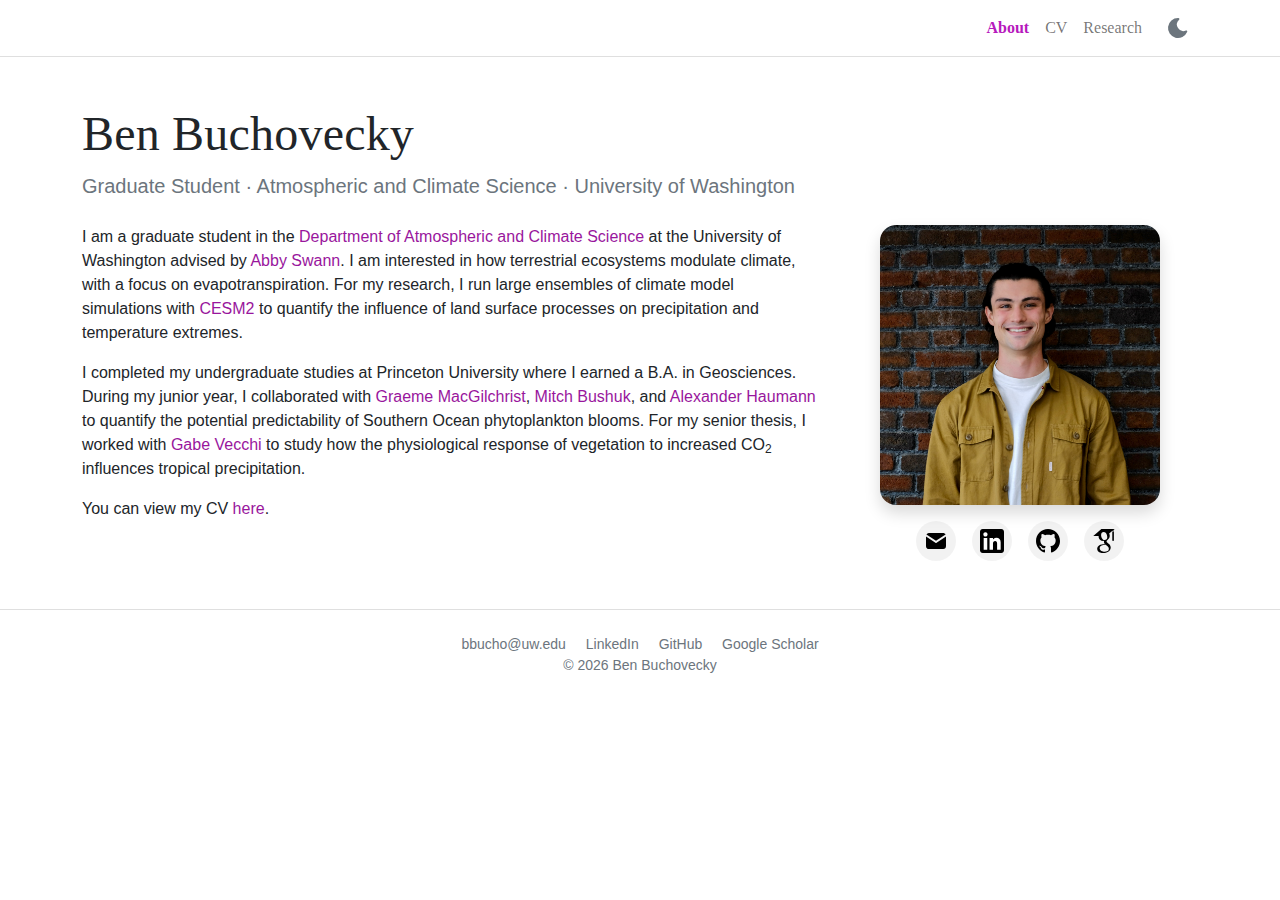
<file: index.html>
<!doctype html>
<html lang="en">

<head>
  <meta charset="utf-8">
  <meta name="viewport" content="width=device-width, initial-scale=1, shrink-to-fit=no">
  <meta http-equiv="X-UA-Compatible" content="IE=edge">
  <title>Ben Buchovecky | Graduate Student in Atmospheric and Climate Science</title>
  <link href="https://cdn.jsdelivr.net/npm/bootstrap@5.3.3/dist/css/bootstrap.min.css" rel="stylesheet">
  <link rel="preconnect" href="https://fonts.googleapis.com">
  <link rel="preconnect" href="https://fonts.gstatic.com" crossorigin>
  <link href="https://fonts.googleapis.com/css2?family=Merriweather:ital,wght@0,300;0,400;0,700;0,900;1,300;1,400;1,700;1,900&family=Lora:ital,wght@0,400;0,500;0,600;0,700;1,400&family=Playfair+Display:ital,wght@0,400;0,500;0,600;0,700;1,400&display=swap" rel="stylesheet">
  <link href="/assets/style.css" rel="stylesheet">
  
  <!-- SEO Meta Tags -->
  <meta name="author" content="Ben Buchovecky">
  <meta name="description" content="Ben Buchovecky is a graduate student in Atmospheric and Climate Science at the University of Washington, researching land-atmosphere interactions and evapotranspiration using climate models.">
  <meta name="keywords" content="Ben Buchovecky, atmospheric science, climate science, University of Washington, UW, Princeton University, Princeton, graduate student, evapotranspiration, land-atmosphere, terrestrial ecosystems, ecosystems, climate modeling">
  <meta name="robots" content="index, follow">
  <link rel="canonical" href="https://bbuchovecky.github.io/">
  
  <!-- Open Graph Meta Tags -->
  <meta property="og:title" content="Ben Buchovecky | Graduate Student in Atmospheric and Climate Science">
  <meta property="og:description" content="Ben Buchovecky is a graduate student in Atmospheric and Climate Science at the University of Washington, researching land-atmosphere interactions and evapotranspiration using climate models.">
  <meta property="og:type" content="website">
  <meta property="og:url" content="https://bbuchovecky.github.io/">
  <meta property="og:image" content="https://bbuchovecky.github.io/assets/headshot.jpeg">
  <meta property="og:site_name" content="Ben Buchovecky">
  
  <!-- Twitter Card Meta Tags -->
  <meta name="twitter:card" content="summary">
  <meta name="twitter:title" content="Ben Buchovecky | Graduate Student in Atmospheric and Climate Science">
  <meta name="twitter:description" content="Ben Buchovecky is a graduate student in Atmospheric and Climate Science at the University of Washington, researching land-atmosphere interactions and evapotranspiration using climate models.">
  <meta name="twitter:image" content="https://bbuchovecky.github.io/assets/headshot.jpeg">
  <meta name="color-scheme" content="light dark">
  
  <!-- Structured Data (JSON-LD) -->
  <script type="application/ld+json">
  {
    "@context": "https://schema.org",
    "@type": "Person",
    "name": "Ben Buchovecky",
    "jobTitle": "Graduate Student",
    "affiliation": {
      "@type": "Organization",
      "name": "University of Washington",
      "department": "Atmospheric Sciences"
    },
    "description": "Graduate student at the University of Washington researching land-atmosphere interactions and climate science.",
    "url": "https://bbuchovecky.github.io",
    "image": "https://bbuchovecky.github.io/assets/headshot.jpeg",
    "sameAs": [
      "https://github.com/bbuchovecky",
      "https://scholar.google.com/citations?user=ekSmfgkAAAAJ&hl",
      "https://www.linkedin.com/in/bbuchovecky"
    ],
    "knowsAbout": [
      "Atmospheric Science",
      "Climate Science", 
      "Land-atmosphere interactions",
      "Evapotranspiration",
      "Climate Modeling",
      "High-performance computing"
    ]
  }
  </script>
</head>

<body>
  <nav class="navbar navbar-expand-md navbar-light bg-body sticky-top border-bottom">
    <div class="container">
      <button class="navbar-toggler" type="button" data-bs-toggle="collapse" data-bs-target="#nav" aria-controls="nav"
        aria-expanded="false" aria-label="Toggle navigation">
        <span class="navbar-toggler-icon"></span>
      </button>
      <div class="collapse navbar-collapse" id="nav">
        <ul class="navbar-nav ms-auto mb-2 mb-md-0">
          <li class="nav-item"><a class="nav-link active" href="/">About</a></li>
          <li class="nav-item"><a class="nav-link" href="/cv.html">CV</a></li>
          <li class="nav-item"><a class="nav-link" href="/research.html">Research</a></li>
          <li class="nav-item ms-2">
            <button id="theme-toggle" class="btn btn-outline-secondary btn-sm" type="button" aria-label="Toggle theme">
              <span id="theme-icon"></span>
            </button>
          </li>
        </ul>
      </div>
    </div>
  </nav>

  <main class="container my-5">
    <header class="mb-4">
      <h1 class="display-5">Ben Buchovecky</h1>
      <p class="lead text-secondary">Graduate Student · Atmospheric and Climate Science · University of Washington</p>
    </header>
    <section class="row g-4 align-items-start">
      <div class="col-lg-8">
        <h2 class="visually-hidden">About Ben Buchovecky</h2>
        <p>
          I am a graduate student in the <a href="https://atmos.uw.edu/" target="_blank" rel="noopener noreferrer">Department of Atmospheric and Climate Science</a> at the University of Washington advised by <a href="https://www.atmos.washington.edu/~aswann/LabWebsitePublic/" target="_blank" rel="noopener noreferrer">Abby Swann</a>. I am interested in how terrestrial ecosystems modulate climate, with a focus on evapotranspiration. For my research, I run large ensembles of climate model simulations with <a href="https://www.cesm.ucar.edu/models/cesm2" target="_blank" rel="noopener noreferrer">CESM2</a> to quantify the influence of land surface processes on precipitation and temperature extremes.
        </p>
        <p>
          I completed my undergraduate studies at Princeton University where I earned a B.A. in Geosciences. During my junior year, I collaborated with <a href="https://gmacgilchrist.github.io/" target="_blank" rel="noopener noreferrer">Graeme MacGilchrist</a>, <a href="https://www.gfdl.noaa.gov/mitch-bushuk/" target="_blank" rel="noopener noreferrer">Mitch Bushuk</a>, and <a href="https://www.ahaumann.net/" target="_blank" rel="noopener noreferrer">Alexander Haumann</a> to quantify the potential predictability of Southern Ocean phytoplankton blooms. For my senior thesis, I worked with <a href="https://vecchi.princeton.edu/" target="_blank" rel="noopener noreferrer">Gabe Vecchi</a> to study how the physiological response of vegetation to increased CO<sub>2</sub> influences tropical precipitation.
        </p>
        <p>
          You can view my CV <a href="/cv.html">here</a>.
        </p>
      </div>
      <div class="col-lg-4 d-flex flex-column align-items-center">
        <img class="img-fluid rounded-4 shadow" src="/assets/headshot.jpeg"
          alt="Ben Buchovecky headshot" style="max-width: 280px;">
        
        <!-- Social Media Icons -->
        <div class="social-icons mt-3 d-flex justify-content-center gap-3">
          <a href="&#109;&#97;&#105;&#108;&#116;&#111;&#58;&#98;&#98;&#117;&#99;&#104;&#111;&#64;&#117;&#119;&#46;&#101;&#100;&#117;" 
             class="social-icon-btn" 
             aria-label="Email Ben Buchovecky"
             title="Email">
            <img id="mail-icon" src="/assets/mail_dark.svg" alt="Email" width="24" height="24">
          </a>
          <a href="https://www.linkedin.com/in/bbuchovecky" 
             target="_blank" 
             rel="noopener" 
             class="social-icon-btn"
             aria-label="LinkedIn Profile"
             title="LinkedIn">
            <img id="linkedin-icon" src="/assets/linkedin_dark.svg" alt="LinkedIn" width="24" height="24">
          </a>
          <a href="https://github.com/bbuchovecky" 
             target="_blank" 
             rel="noopener" 
             class="social-icon-btn"
             aria-label="GitHub Profile"
             title="GitHub">
            <img id="github-icon" src="/assets/github_dark.svg" alt="GitHub" width="24" height="24">
          </a>
          <a href="https://scholar.google.com/citations?user=ekSmfgkAAAAJ&hl" 
             target="_blank" 
             rel="noopener" 
             class="social-icon-btn"
             aria-label="Google Scholar Profile"
             title="Google Scholar">
            <img id="googlescholar-icon" src="/assets/googlescholar_dark.svg" alt="Google Scholar" width="24" height="24">
          </a>
        </div>
      </div>
    </div>
  </main>
  <footer class="py-4 border-top mt-5">
    <div class="container small text-secondary text-center">
      <div>
        <a class="link-secondary me-3" href="&#109;&#97;&#105;&#108;&#116;&#111;&#58;&#98;&#98;&#117;&#99;&#104;&#111;&#64;&#117;&#119;&#46;&#101;&#100;&#117;">
  &#98;&#98;&#117;&#99;&#104;&#111;&#64;&#117;&#119;&#46;&#101;&#100;&#117</a>
        <a class="link-secondary me-3" href="https://www.linkedin.com/in/bbuchovecky" target="_blank" rel="noopener">LinkedIn</a>
        <a class="link-secondary me-3" href="https://github.com/bbuchovecky" target="_blank" rel="noopener">GitHub</a>
        <a class="link-secondary" href="https://scholar.google.com/citations?user=ekSmfgkAAAAJ&hl" target="_blank" rel="noopener">Google Scholar</a>
      </div>
      <div class="mb-2">© <span id="year"></span> Ben Buchovecky</div>
    </div>
  </footer>
  <script>
    document.getElementById('year').textContent = new Date().getFullYear();

    // Theme toggle functionality
    const themeToggle = document.getElementById('theme-toggle');
    const themeIcon = document.getElementById('theme-icon');
    const html = document.documentElement;

    // Function to load SVG icon
    async function loadSVG(iconName) {
      try {
        const response = await fetch(`/assets/${iconName}.svg`);
        const svgText = await response.text();
        themeIcon.innerHTML = svgText;
      } catch (error) {
        console.error('Failed to load SVG:', error);
        // Fallback to text
        themeIcon.textContent = iconName === 'sun' ? '☀️' : '🌙';
      }
    }

    // Function to update social media icons based on theme
    function updateSocialIcons(theme) {
      const socialIcons = [
        { id: 'mail-icon', name: 'mail' },
        { id: 'linkedin-icon', name: 'linkedin' },
        { id: 'github-icon', name: 'github' },
        { id: 'googlescholar-icon', name: 'googlescholar' }
      ];
      
      socialIcons.forEach(icon => {
        const element = document.getElementById(icon.id);
        if (element) {
          // Dark theme uses light icons (better contrast), light theme uses dark icons
          const iconVariant = theme === 'dark' ? 'light' : 'dark';
          element.src = `/assets/${icon.name}_${iconVariant}.svg`;
        }
      });
    }

    // Get saved theme or default to light
    const savedTheme = localStorage.getItem('theme') || 'light';
    
    // Apply theme on load
    html.setAttribute('data-theme', savedTheme);
    loadSVG(savedTheme === 'dark' ? 'sun' : 'moon');
    updateSocialIcons(savedTheme);

    // Toggle theme on button click
    themeToggle.addEventListener('click', () => {
      const currentTheme = html.getAttribute('data-theme');
      const newTheme = currentTheme === 'dark' ? 'light' : 'dark';
      
      html.setAttribute('data-theme', newTheme);
      localStorage.setItem('theme', newTheme);
      loadSVG(newTheme === 'dark' ? 'sun' : 'moon');
      updateSocialIcons(newTheme);
    });
  </script>
  <script src="https://cdn.jsdelivr.net/npm/bootstrap@5.3.3/dist/js/bootstrap.bundle.min.js"></script>

</body>

</html>
</file>
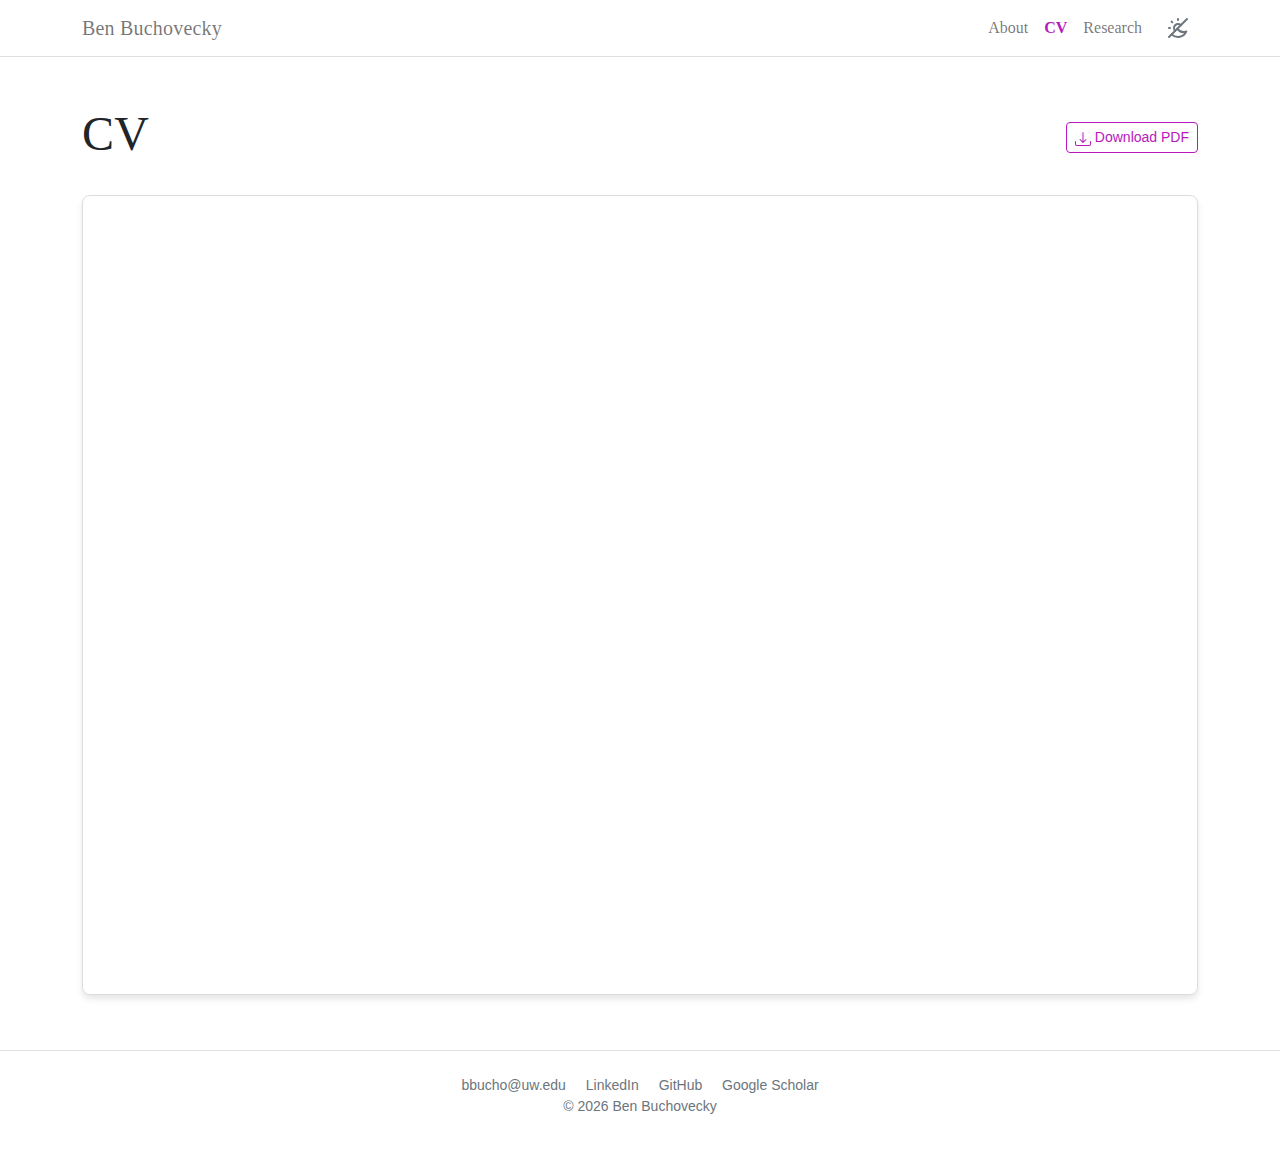
<file: cv.html>
<!doctype html>
<html lang="en">

<head>
  <meta charset="utf-8">
  <meta name="viewport" content="width=device-width, initial-scale=1">
  <title>Ben Buchovecky</title>
  <link href="https://cdn.jsdelivr.net/npm/bootstrap@5.3.3/dist/css/bootstrap.min.css" rel="stylesheet">
  <link rel="preconnect" href="https://fonts.googleapis.com">
  <link rel="preconnect" href="https://fonts.gstatic.com" crossorigin>
  <link
    href="https://fonts.googleapis.com/css2?family=Merriweather:ital,wght@0,300;0,400;0,700;0,900;1,300;1,400;1,700;1,900&family=Lora:ital,wght@0,400;0,500;0,600;0,700;1,400&family=Playfair+Display:ital,wght@0,400;0,500;0,600;0,700;1,400&display=swap"
    rel="stylesheet">
  <link href="/assets/style.css" rel="stylesheet">
  <meta name="description" content="Personal academic website for Ben Buchovecky: bio, CV, research.">
  <meta name="color-scheme" content="light dark">

</head>

<body>
  <nav class="navbar navbar-expand-md navbar-light bg-body sticky-top border-bottom">
    <div class="container">
      <a class="navbar-brand" href="/">Ben Buchovecky</a>
      <button class="navbar-toggler" type="button" data-bs-toggle="collapse" data-bs-target="#nav" aria-controls="nav"
        aria-expanded="false" aria-label="Toggle navigation">
        <span class="navbar-toggler-icon"></span>
      </button>
      <div class="collapse navbar-collapse" id="nav">
        <ul class="navbar-nav ms-auto mb-2 mb-md-0">
          <li class="nav-item"><a class="nav-link" href="/">About</a></li>
          <li class="nav-item"><a class="nav-link active" href="/cv.html">CV</a></li>
          <li class="nav-item"><a class="nav-link" href="/research.html">Research</a></li>
          <li class="nav-item ms-2">
            <button id="theme-toggle" class="btn btn-outline-secondary btn-sm" type="button" aria-label="Toggle theme">
              <span id="theme-icon">🌙</span>
            </button>
          </li>
        </ul>
      </div>
    </div>
  </nav>

  <main class="container my-5">
    <div class="d-flex justify-content-between align-items-center mb-4">
      <h1 class="display-5">CV</h1>
      <a href="/assets/Buchovecky_S2025_CV.pdf" class="btn btn-outline-primary btn-sm" target="_blank">
        <svg width="16" height="16" fill="currentColor" viewBox="0 0 16 16">
          <path
            d="M.5 9.9a.5.5 0 0 1 .5.5v2.5a1 1 0 0 0 1 1h12a1 1 0 0 0 1-1v-2.5a.5.5 0 0 1 1 0v2.5a2 2 0 0 1-2 2H2a2 2 0 0 1-2-2v-2.5a.5.5 0 0 1 .5-.5z" />
          <path
            d="M7.646 11.854a.5.5 0 0 0 .708 0l3-3a.5.5 0 0 0-.708-.708L8.5 10.293V1.5a.5.5 0 0 0-1 0v8.793L5.354 8.146a.5.5 0 1 0-.708.708l3 3z" />
        </svg>
        Download PDF
      </a>
    </div>

    <div class="pdf-container mb-4">
      <iframe src="/assets/Buchovecky_S2025_CV.pdf" width="100%" height="800px"
        style="border: 1px solid #ddd; border-radius: 8px;" title="Ben Buchovecky CV">
      </iframe>
    </div>

  </main>
  <footer class="py-4 border-top mt-5">
    <div class="container small text-secondary text-center">
      <div>
        <a class="link-secondary me-3"
          href="&#109;&#97;&#105;&#108;&#116;&#111;&#58;&#98;&#98;&#117;&#99;&#104;&#111;&#64;&#117;&#119;&#46;&#101;&#100;&#117;">
          &#98;&#98;&#117;&#99;&#104;&#111;&#64;&#117;&#119;&#46;&#101;&#100;&#117</a>
        <a class="link-secondary me-3" href="https://www.linkedin.com/in/bbuchovecky" target="_blank"
          rel="noopener">LinkedIn</a>
        <a class="link-secondary me-3" href="https://github.com/bbuchovecky" target="_blank" rel="noopener">GitHub</a>
        <a class="link-secondary" href="https://scholar.google.com/citations?user=ekSmfgkAAAAJ&hl" target="_blank"
          rel="noopener">Google Scholar</a>
      </div>
      <div class="mb-2">© <span id="year"></span> Ben Buchovecky</div>
    </div>
  </footer>
  <script>
    document.getElementById('year').textContent = new Date().getFullYear();

    // Theme toggle functionality
    const themeToggle = document.getElementById('theme-toggle');
    const themeIcon = document.getElementById('theme-icon');
    const html = document.documentElement;

    // Function to load SVG icon
    async function loadSVG(iconName) {
      try {
        const response = await fetch(`/assets/${iconName}.svg`);
        const svgText = await response.text();
        themeIcon.innerHTML = svgText;
      } catch (error) {
        console.error('Failed to load SVG:', error);
        // Fallback to text
        themeIcon.textContent = iconName === 'sun' ? '☀️' : iconName === 'moon' ? '🌙' : '🌗';
      }
    }

    // Get saved theme or default to system preference
    const savedTheme = localStorage.getItem('theme');
    const systemPrefersDark = window.matchMedia('(prefers-color-scheme: dark)').matches;

    // Determine current theme - default to 'auto' (system preference)
    let currentTheme = savedTheme || 'auto';

    // Apply theme on load
    if (currentTheme === 'auto') {
      // Follow system preference
      html.removeAttribute('data-theme');
      loadSVG('sun-moon');
    } else {
      // Use manual override
      html.setAttribute('data-theme', currentTheme);
      loadSVG(currentTheme === 'dark' ? 'sun' : 'moon');
    }

    // Toggle theme on button click
    themeToggle.addEventListener('click', () => {
      const currentDataTheme = html.getAttribute('data-theme');

      if (!currentDataTheme) {
        // Currently auto, switch to light
        html.setAttribute('data-theme', 'light');
        localStorage.setItem('theme', 'light');
        loadSVG('moon');
      } else if (currentDataTheme === 'light') {
        // Currently light, switch to dark
        html.setAttribute('data-theme', 'dark');
        localStorage.setItem('theme', 'dark');
        loadSVG('sun');
      } else {
        // Currently dark, switch to auto
        html.removeAttribute('data-theme');
        localStorage.removeItem('theme');
        loadSVG('sun-moon');
      }
    });
  </script>
  <script src="https://cdn.jsdelivr.net/npm/bootstrap@5.3.3/dist/js/bootstrap.bundle.min.js"></script>

</body>

</html>
</file>
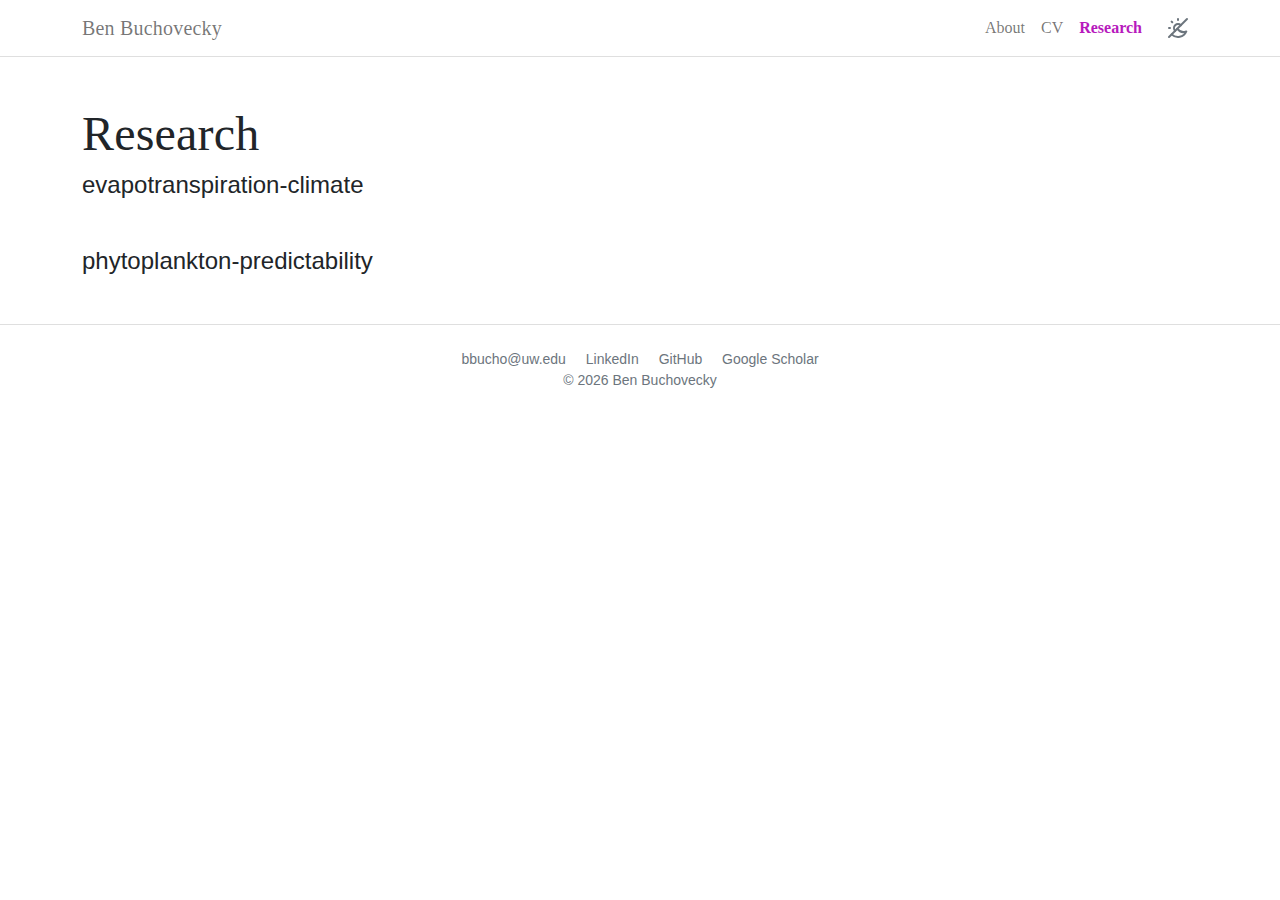
<file: research.html>
<!doctype html>
<html lang="en">

<head>
  <meta charset="utf-8">
  <meta name="viewport" content="width=device-width, initial-scale=1">
  <title>Ben Buchovecky</title>
  <link href="https://cdn.jsdelivr.net/npm/bootstrap@5.3.3/dist/css/bootstrap.min.css" rel="stylesheet">
  <link rel="preconnect" href="https://fonts.googleapis.com">
  <link rel="preconnect" href="https://fonts.gstatic.com" crossorigin>
  <link
    href="https://fonts.googleapis.com/css2?family=Merriweather:ital,wght@0,300;0,400;0,700;0,900;1,300;1,400;1,700;1,900&family=Lora:ital,wght@0,400;0,500;0,600;0,700;1,400&family=Playfair+Display:ital,wght@0,400;0,500;0,600;0,700;1,400&display=swap"
    rel="stylesheet">
  <link href="/assets/style.css" rel="stylesheet">
  <meta name="description" content="Personal academic website for Ben Buchovecky: bio, CV, research.">
  <meta name="color-scheme" content="light dark">

</head>

<body>
  <nav class="navbar navbar-expand-md navbar-light bg-body sticky-top border-bottom">
    <div class="container">
      <a class="navbar-brand" href="/">Ben Buchovecky</a>
      <button class="navbar-toggler" type="button" data-bs-toggle="collapse" data-bs-target="#nav" aria-controls="nav"
        aria-expanded="false" aria-label="Toggle navigation">
        <span class="navbar-toggler-icon"></span>
      </button>
      <div class="collapse navbar-collapse" id="nav">
        <ul class="navbar-nav ms-auto mb-2 mb-md-0">
          <li class="nav-item"><a class="nav-link" href="/">About</a></li>
          <li class="nav-item"><a class="nav-link" href="/cv.html">CV</a></li>
          <li class="nav-item"><a class="nav-link active" href="/research.html">Research</a></li>
          <li class="nav-item ms-2">
            <button id="theme-toggle" class="btn btn-outline-secondary btn-sm" type="button" aria-label="Toggle theme">
              <span id="theme-icon">🌙</span>
            </button>
          </li>
        </ul>
      </div>
    </div>
  </nav>

  <main class="container my-5">
    <h1 class="display-5">Research</h1>
    <section class="mb-5">
      <h2 class="h4">evapotranspiration-climate</h2>
      <!-- <p>
        [TODO]
      </p> -->
    </section>
    <section class="mb-5">
      <h2 class="h4">phytoplankton-predictability</h2>
      <!-- <p>
        [TODO]
      </p> -->
    </section>
  </main>
  <footer class="py-4 border-top mt-5">
    <div class="container small text-secondary text-center">
      <div>
        <a class="link-secondary me-3"
          href="&#109;&#97;&#105;&#108;&#116;&#111;&#58;&#98;&#98;&#117;&#99;&#104;&#111;&#64;&#117;&#119;&#46;&#101;&#100;&#117;">
          &#98;&#98;&#117;&#99;&#104;&#111;&#64;&#117;&#119;&#46;&#101;&#100;&#117</a>
        <a class="link-secondary me-3" href="https://www.linkedin.com/in/bbuchovecky" target="_blank"
          rel="noopener">LinkedIn</a>
        <a class="link-secondary me-3" href="https://github.com/bbuchovecky" target="_blank" rel="noopener">GitHub</a>
        <a class="link-secondary" href="https://scholar.google.com/citations?user=ekSmfgkAAAAJ&hl" target="_blank"
          rel="noopener">Google Scholar</a>
      </div>
      <div class="mb-2">© <span id="year"></span> Ben Buchovecky</div>
    </div>
  </footer>
  <script>
    document.getElementById('year').textContent = new Date().getFullYear();

    // Theme toggle functionality
    const themeToggle = document.getElementById('theme-toggle');
    const themeIcon = document.getElementById('theme-icon');
    const html = document.documentElement;

    // Function to load SVG icon
    async function loadSVG(iconName) {
      try {
        const response = await fetch(`/assets/${iconName}.svg`);
        const svgText = await response.text();
        themeIcon.innerHTML = svgText;
      } catch (error) {
        console.error('Failed to load SVG:', error);
        // Fallback to text
        themeIcon.textContent = iconName === 'sun' ? '☀️' : iconName === 'moon' ? '🌙' : '🌗';
      }
    }

    // Get saved theme or default to system preference
    const savedTheme = localStorage.getItem('theme');
    const systemPrefersDark = window.matchMedia('(prefers-color-scheme: dark)').matches;

    // Determine current theme - default to 'auto' (system preference)
    let currentTheme = savedTheme || 'auto';

    // Apply theme on load
    if (currentTheme === 'auto') {
      // Follow system preference
      html.removeAttribute('data-theme');
      loadSVG('sun-moon');
    } else {
      // Use manual override
      html.setAttribute('data-theme', currentTheme);
      loadSVG(currentTheme === 'dark' ? 'sun' : 'moon');
    }

    // Toggle theme on button click
    themeToggle.addEventListener('click', () => {
      const currentDataTheme = html.getAttribute('data-theme');

      if (!currentDataTheme) {
        // Currently auto, switch to light
        html.setAttribute('data-theme', 'light');
        localStorage.setItem('theme', 'light');
        loadSVG('moon');
      } else if (currentDataTheme === 'light') {
        // Currently light, switch to dark
        html.setAttribute('data-theme', 'dark');
        localStorage.setItem('theme', 'dark');
        loadSVG('sun');
      } else {
        // Currently dark, switch to auto
        html.removeAttribute('data-theme');
        localStorage.removeItem('theme');
        loadSVG('sun-moon');
      }
    });
  </script>
  <script src="https://cdn.jsdelivr.net/npm/bootstrap@5.3.3/dist/js/bootstrap.bundle.min.js"></script>

</body>

</html>
</file>
<file: assets/style.css>
:root {
  --accent: #0d6efd;
}
html { 
  scroll-behavior: smooth; 
  transition: background-color 0.3s ease, color 0.3s ease;
}
/* body, h2, h3, h4, h5, h6 { 
  font-family: 'Merriweather', Georgia, 'Times New Roman', Times, serif;
  font-size: 1rem;
  line-height: 1.6;
  font-weight: 400;
  transition: background-color 0.3s ease, color 0.3s ease;
} */
body, h2, h3, h4, h5, h6 { 
  font-family: 'Inter', -apple-system, BlinkMacSystemFont, 'Segoe UI', Roboto, 'Helvetica Neue', Arial, sans-serif;
  font-size: 1rem;
  line-height: 1.5;
  font-weight: 400;
  transition: background-color 0.3s ease, color 0.3s ease;
}
h1, .navbar-brand { 
  font-family: 'EB Garamond', Georgia, 'Times New Roman', Times, serif;
  font-weight: 500;
  letter-spacing: 0.2px;
  transition: color 0.3s ease;
}
img { object-fit: cover; }

/* Social media icons styling */
.social-icons {
  max-width: 280px;
  margin: 0 auto;
}
.social-icon-btn {
  display: inline-flex;
  align-items: center;
  justify-content: center;
  width: 40px;
  height: 40px;
  border-radius: 50%;
  background-color: rgba(0, 0, 0, 0.05);
  transition: all 0.3s ease;
  text-decoration: none !important;
}
.social-icon-btn:hover {
  background-color: rgba(0, 0, 0, 0.1);
  transform: translateY(-2px);
}
.social-icon-btn img {
  transition: opacity 0.3s ease;
}

/* Dark theme social icons */
html[data-theme="dark"] .social-icon-btn {
  background-color: rgba(255, 255, 255, 0.1);
}
html[data-theme="dark"] .social-icon-btn:hover {
  background-color: rgba(255, 255, 255, 0.2);
}

/* System preference dark theme social icons */
@media (prefers-color-scheme: dark) {
  html:not([data-theme]) .social-icon-btn {
    background-color: rgba(255, 255, 255, 0.1);
  }
  html:not([data-theme]) .social-icon-btn:hover {
    background-color: rgba(255, 255, 255, 0.2);
  }
}

/* PDF embed styling */
.pdf-container iframe {
  box-shadow: 0 4px 6px rgba(0, 0, 0, 0.1);
  transition: box-shadow 0.3s ease;
}

/* Download PDF button styling */
.btn-outline-primary {
  border-color: #b719bd !important;
  color: #b719bd !important;
}
.btn-outline-primary:hover,
.btn-outline-primary:focus,
.btn-outline-primary:active {
  background-color: #b719bd !important;
  border-color: #b719bd !important;
  color: #ffffff !important;
}

/* Light theme (default) */
body { background: #ffffff; color: #212529; }
.navbar, footer, .border-bottom, .border-top { 
  border-color: rgba(0,0,0,0.125) !important; 
  transition: background-color 0.3s ease, border-color 0.3s ease;
}
.navbar-light .navbar-brand, .navbar-light .navbar-nav .nav-link { 
  color: rgba(0,0,0,0.55); 
  transition: color 0.3s ease;
}
.navbar-light .navbar-nav .nav-link.active { 
  color: #b719bd; 
  font-weight: bold; 
  transition: color 0.3s ease;
}
a { 
  color: #99169d; 
  text-decoration: none; 
  transition: color 0.3s ease;
}
a:hover { text-decoration: underline; }

/* Navigation alignment */
.navbar-nav {
  align-items: center;
}
.navbar-nav .nav-item {
  display: flex;
  align-items: center;
}
.navbar-nav .nav-link {
  font-family: 'EB Garamond', Georgia, 'Times New Roman', Times, serif;
  font-weight: 400;
}

/* Theme toggle button - remove outline */
#theme-toggle { 
  border: none !important; 
  background: transparent !important; 
  box-shadow: none !important; 
  display: flex !important;
  align-items: center !important;
  justify-content: center !important;
  transition: background-color 0.3s ease, color 0.3s ease !important;
}
#theme-toggle:focus { 
  outline: none !important; 
  box-shadow: none !important; 
}
#theme-toggle:hover { 
  background: rgba(0,0,0,0.05) !important; 
}

/* Dark theme - manual toggle */
html[data-theme="dark"] body { background: #0b0c10; color: #e6e6e6; }
html[data-theme="dark"] .navbar { 
  background-color: #0b0c10 !important; 
  border-color: rgba(255,255,255,0.12) !important; 
}
html[data-theme="dark"] footer, 
html[data-theme="dark"] .border-bottom, 
html[data-theme="dark"] .border-top { border-color: rgba(255,255,255,0.12) !important; }
html[data-theme="dark"] .navbar-light .navbar-brand, 
html[data-theme="dark"] .navbar-light .navbar-nav .nav-link { color: #e6e6e6; }
html[data-theme="dark"] .navbar-light .navbar-nav .nav-link.active { color: #b719bd; font-weight: bold; }
html[data-theme="dark"] a { color: #b719bd; text-decoration: none; }
html[data-theme="dark"] a:hover { text-decoration: underline; }
html[data-theme="dark"] #theme-toggle { 
  border: none !important; 
  background: transparent !important; 
  color: #e6e6e6 !important; 
}
html[data-theme="dark"] #theme-toggle:hover { 
  background: rgba(255,255,255,0.1) !important; 
}

/* System preference fallback */
@media (prefers-color-scheme: dark) {
  html:not([data-theme]) body { background: #0b0c10; color: #e6e6e6; }
  html:not([data-theme]) .navbar { 
    background-color: #0b0c10 !important; 
    border-color: rgba(255,255,255,0.12) !important; 
  }
  html:not([data-theme]) footer, 
  html:not([data-theme]) .border-bottom, 
  html:not([data-theme]) .border-top { border-color: rgba(255,255,255,0.12) !important; }
  html:not([data-theme]) .navbar-light .navbar-brand, 
  html:not([data-theme]) .navbar-light .navbar-nav .nav-link { color: #e6e6e6; }
  html:not([data-theme]) .navbar-light .navbar-nav .nav-link.active { color: #b719bd; font-weight: bold; }
  html:not([data-theme]) a { color: #b719bd; text-decoration: none; }
  html:not([data-theme]) a:hover { text-decoration: underline; }
  html:not([data-theme]) #theme-toggle { 
    border: none !important; 
    background: transparent !important; 
    color: #e6e6e6 !important; 
  }
  html:not([data-theme]) #theme-toggle:hover { 
    background: rgba(255,255,255,0.1) !important;
  }
}
</file>
